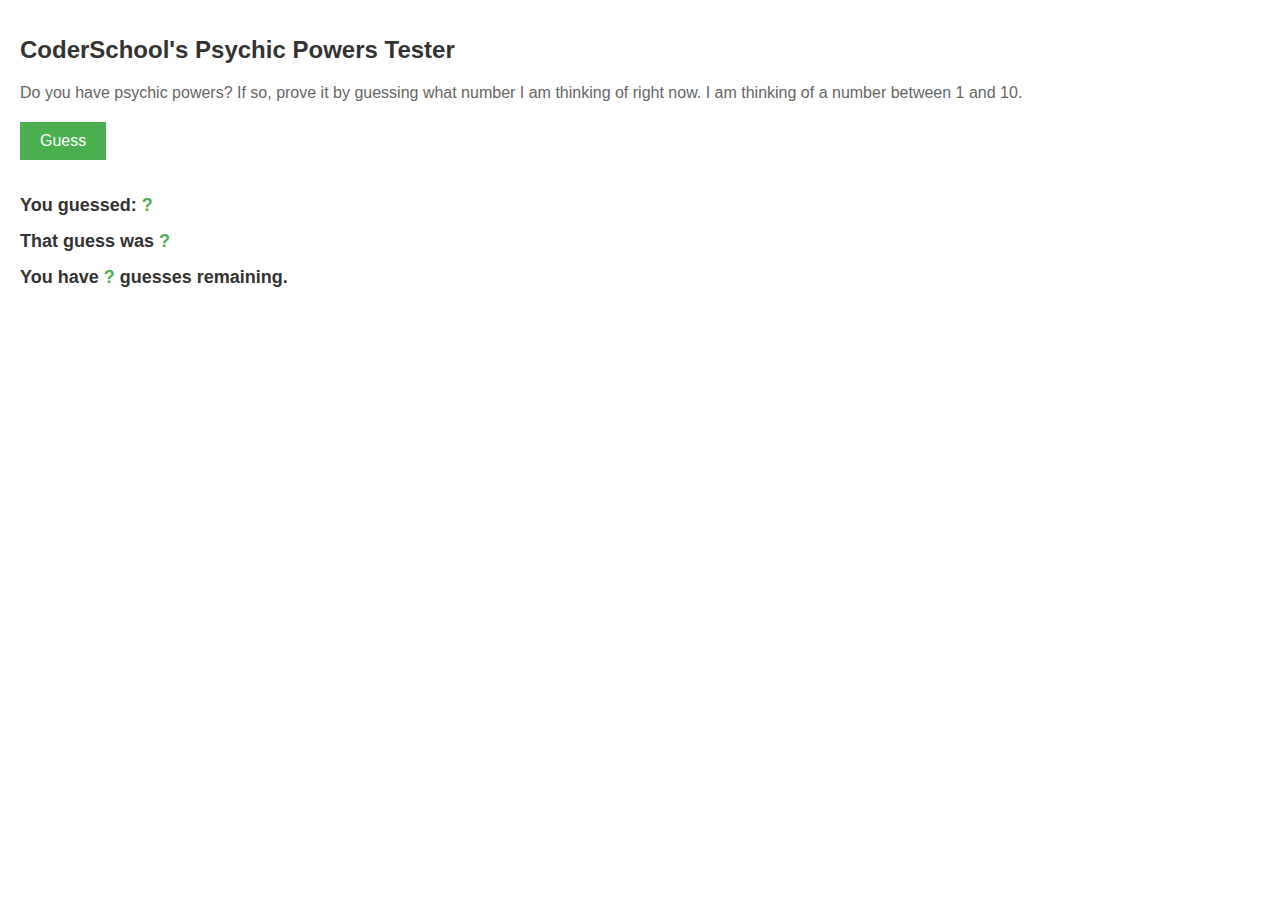
<file: M1.2/index.html>
<!DOCTYPE html>
<html lang="en">
  <head>
    <meta charset="UTF-8">
    <meta name="viewport" content="width=device-width, initial-scale=1.0">
    <meta http-equiv="X-UA-Compatible" content="ie=edge">
    <script src="index.js"></script>
    <link rel="stylesheet" href="./index.css" /> 
    <title>Guessing Number</title>
  </head>
  <body>
      <h1>CoderSchool's Psychic Powers Tester</h1>
      <p>
        Do you have psychic powers? If so, prove it by guessing what number I am
        thinking of right now. I am thinking of a number between 1 and 10.
      </p>

      <button onclick="makeGuess()">Guess</button>

      <h2>You guessed: <span id="last-guess">?</span></h2>

      <h2>That guess was <span id="correct">?</span></h2>

      <h2>You have <span id="guesses-remaining">?</span> guesses remaining.</h2>
  </body>
</html>
</file>
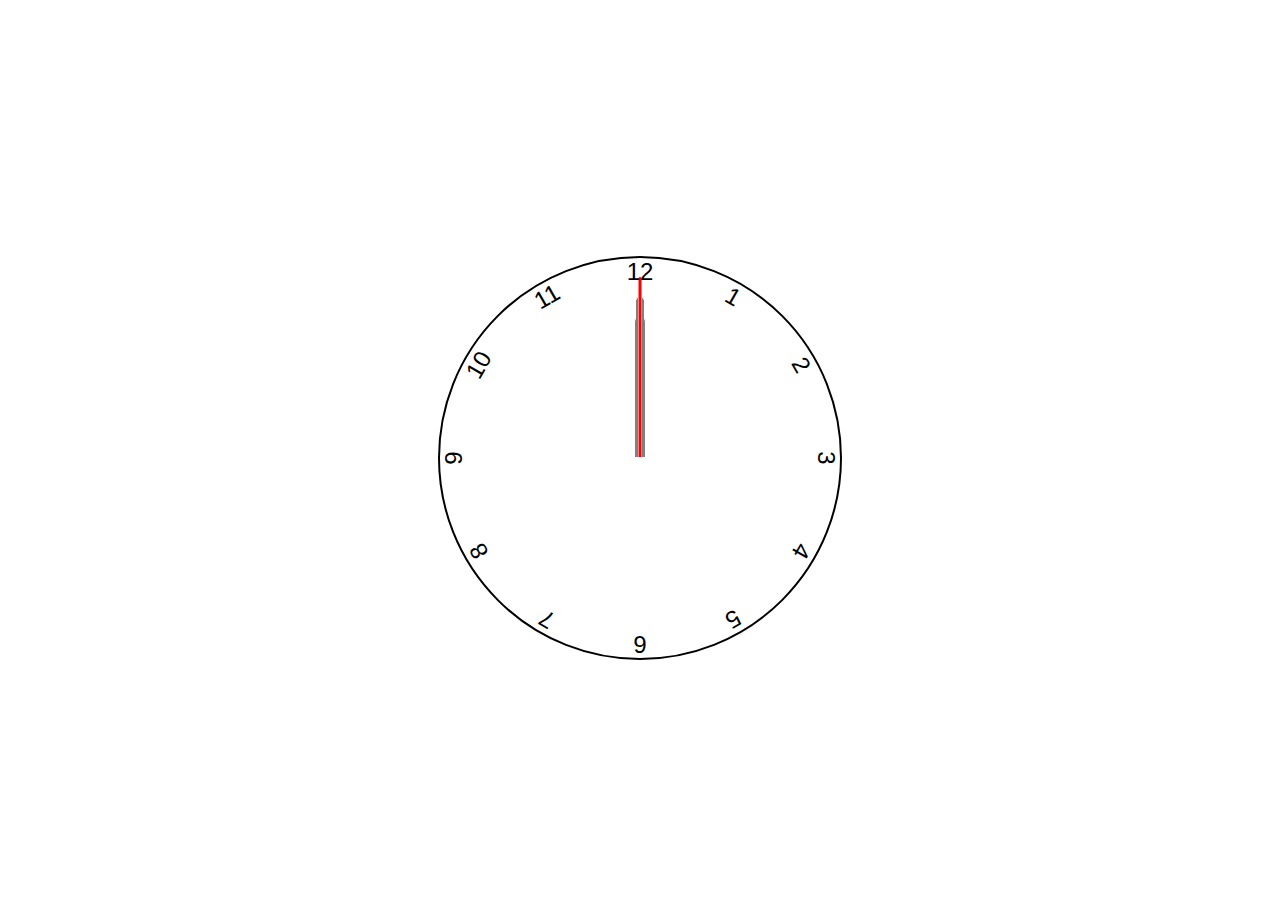
<file: M1.3/Code Along - Analog Clock/index.html>
<!DOCTYPE html>
<html lang="en">
  <head>
    <meta charset="UTF-8">
    <meta name="viewport" content="width=device-width, initial-scale=1.0">
    <meta http-equiv="X-UA-Compatible" content="ie=edge">
    <script src="./index.js"></script>
    <link rel="stylesheet" href="./index.css" /> 
    <title>Analog Clock</title>
  </head>
  <body>
    <div class="container">
        <div class="clock">
            <div id="hour-hand" class="hand hour"></div>
            <div id="minute-hand" class="hand minute"></div>
            <div id="second-hand" class="hand second"></div>
            <div class="number number1">1</div>
            <div class="number number2">2</div>
            <div class="number number3">3</div>
            <div class="number number4">4</div>
            <div class="number number5">5</div>
            <div class="number number6">6</div>
            <div class="number number7">7</div>
            <div class="number number8">8</div>
            <div class="number number9">9</div>
            <div class="number number10">10</div>
            <div class="number number11">11</div>
            <div class="number number12">12</div>
        </div>
    </div>
  </body>
</html>
</file>
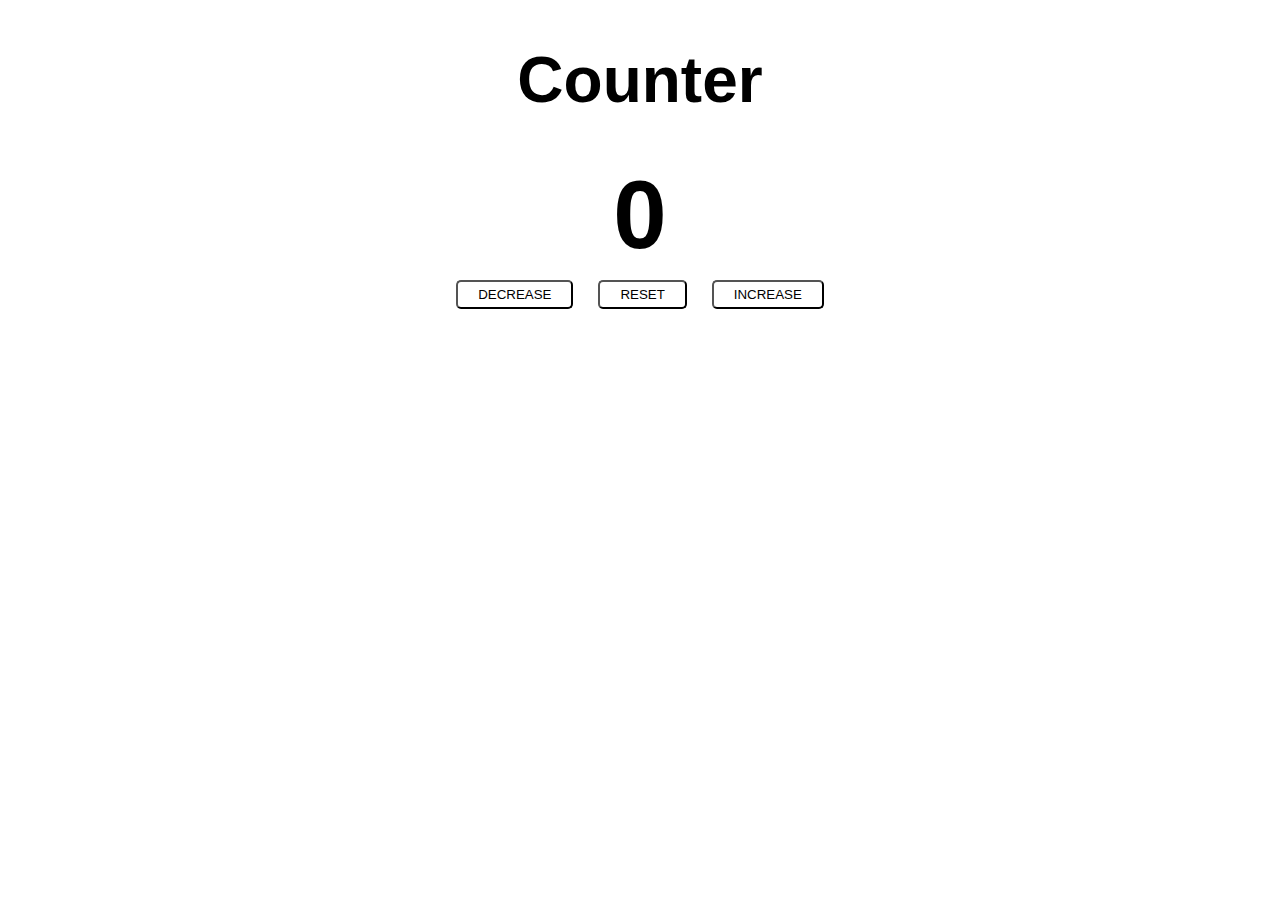
<file: M1.3/Code Along - Counter/index.html>
<!DOCTYPE html>
<html lang="en">
  <head>
    <meta charset="UTF-8">
    <meta name="viewport" content="width=device-width, initial-scale=1.0">
    <meta http-equiv="X-UA-Compatible" content="ie=edge">
    <script src="index.js"></script>
    <link rel="stylesheet" href="./index.css" /> 
    <title>Static Template</title>
  </head>
  <body>
    <div class="container">
        <h1>Counter</h1>
        <span id="value">0</span>
        <div class="btn-group">
            <button class="btn btn-decrease">DECREASE</button>
            <button class="btn btn-reset">RESET</button>
            <button class="btn btn-increase">INCREASE</button>
        </div>
    </div>
  </body>
</html>
</file>
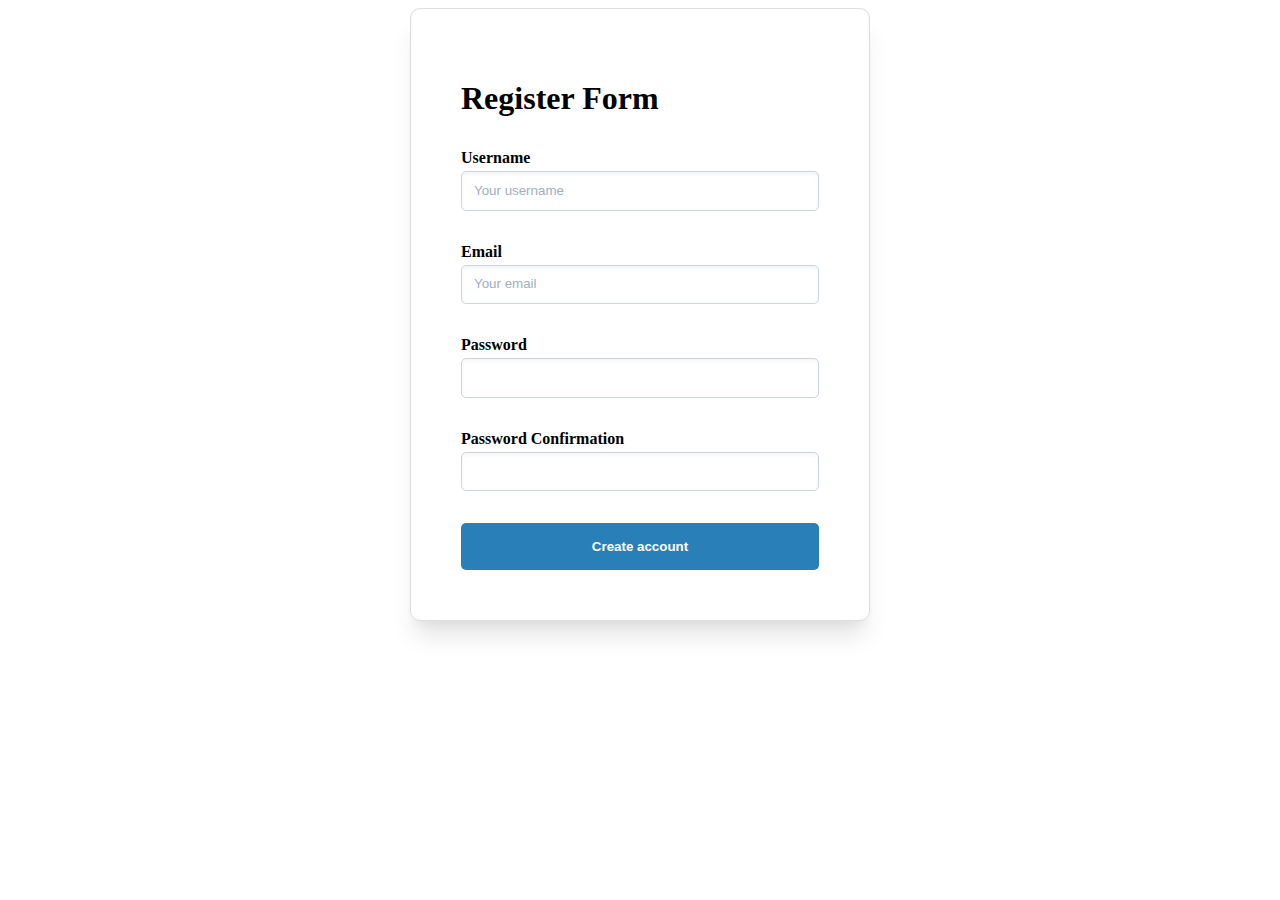
<file: M1.3/Code Along - Form Validation/index.html>
<!DOCTYPE html>
<html lang="en">
  <head>
    <meta charset="UTF-8">
    <meta name="viewport" content="width=device-width, initial-scale=1.0">
    <meta http-equiv="X-UA-Compatible" content="ie=edge">
    <script src="./index.js"></script>
    <link rel="stylesheet" href="./index.css" /> 
    <title>Form Validation</title>
  </head>
  <body>
    <div class="container">
        <h1 class="title">Register Form</h1>
        <form action="#" class="form"></form>
        <div class="input-group">
          <label for="username" class="label">Username</label>
          <input type="text" id="username" class="input" placeholder="Your username">
          <span class="error-message"></span>
          <span class="icon icon-success hidden">✅</span>
          <span class="icon icon-error hidden">❌</span>
        </div>
        <div class="input-group">
          <label for="email" class="label">Email</label>
          <input type="text" id="email" class="input" placeholder="Your email">
          <span class="error-message"></span>
          <span class="icon icon-success hidden">✅</span>
          <span class="icon icon-error hidden">❌</span>
        </div>
        <div class="input-group">
          <label for="password" class="label">Password</label>
          <input type="password" id="password" class="input">
          <span class="error-message"></span>
          <span class="icon icon-success hidden">✅</span>
          <span class="icon icon-error hidden">❌</span>
        </div>
        <div class="input-group">
          <label for="password-confirmation" class="label">Password Confirmation</label>
          <input type="password" id="password-confirmation" class="input">
          <span class="error-message"></span>
          <span class="icon icon-success hidden">✅</span>
          <span class="icon icon-error hidden">❌</span>
        </div>
        <button class="button">Create account</button>
    </div>
  </body>
</html>
</file>
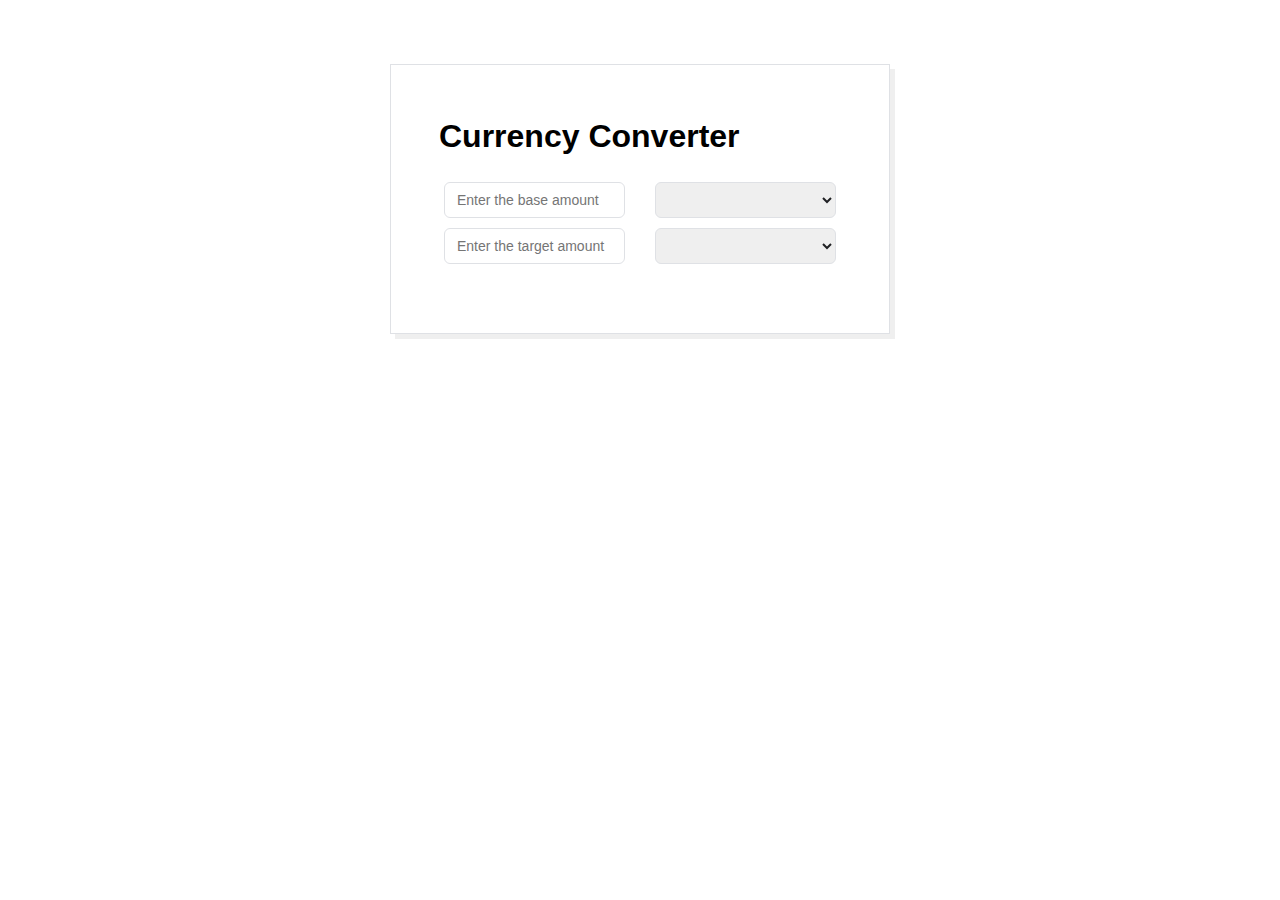
<file: M1.3/Currency Converter/index.html>
<!DOCTYPE html>
<html lang="en">
<head>
    <meta charset="UTF-8">
    <meta name="viewport" content="width=device-width, initial-scale=1.0">
    <link rel="stylesheet" href="./index.css">
    <script src="./index.js"></script>
    <title>Currency Converter</title>
</head>
<body>
    <div class="container">
        <h1>Currency Converter</h1>
        <div class="exchange-rate">
            <div id="base-unit"></div>
            <div id="target-rate"></div>
        </div>
        <div class="input-group">
            <input type="number" id="base-amount" class="input-box" placeholder="Enter the base amount">
            <select class="select-box" id="base-code" title="Select the base code"></select>
            <input type="number" id="target-amount" class="input-box" placeholder="Enter the target amount"/>
            <select class="select-box" id="target-code" title="Select the target code"></select>
        </div>
        <p class="error-message"></p>
    </div>
</body>
</html>
</file>
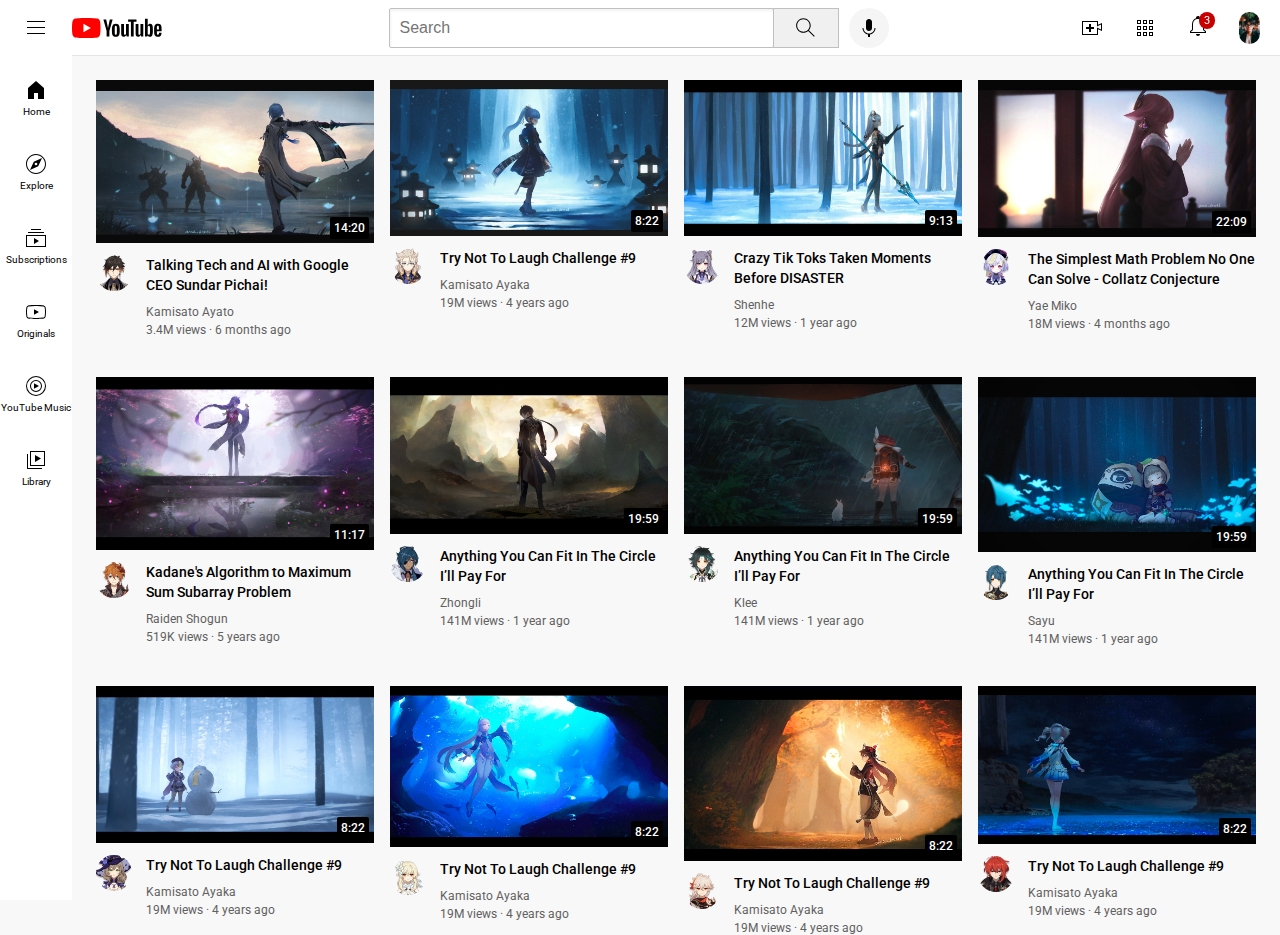
<file: M1.3/Youtube_Clone/youtube.html>
<!DOCTYPE html>
<html>
  <head>  
    <meta charset="UTF-8" />
    <meta http-equiv="X-UA-Compatible" content="IE=edge" />
    <meta name="viewport" content="width=device-width, initial-scale=1.0" />
    <title>YouTube.com</title>

    <link rel="preconnect" href="https://fonts.googleapis.com">
    <link rel="preconnect" href="https://fonts.gstatic.com" crossorigin>
    <link href="https://fonts.googleapis.com/css2?family=Roboto:wght@400;500;700&display=swap" rel="stylesheet">

    <link rel="stylesheet" href="styles/general.css">
    <link rel="stylesheet" href="styles/header.css">
    <link rel="stylesheet" href="styles/video.css">
    <link rel="stylesheet" href="styles/sidebar.css">
  </head>
  <body>
    <header class="header">
      <div class="left-section">
        <img class="hamburger-menu" src="icons/hamburger-menu.svg">
        <img class="youtube-logo" src="icons/youtube-logo.svg">
      </div>
      <div class="middle-section">
        <input class="search-bar" type="text" placeholder="Search">
        <button class="search-button">
          <img class="search-icon" src="icons/search.svg">
          <div class="tooltip">Search</div>
        </button>
        <button class="voice-search-button">
          <img class="voice-search-icon" src="icons/voice-search-icon.svg">
          <div class="tooltip">Search with your voice</div>
        </button>
      </div>
      <div class="right-section">
        <div class="upload-icon-container">
          <img class="upload-icon" src="icons/upload.svg">
          <div class="tooltip">Create</div>
        </div>
        <img class="youtube-apps-icon" src="icons/youtube-apps.svg">
        <div class="notifications-icon-container">
          <img class="notifications-icon" src="icons/notifications.svg">
          <div class="notifications-count">3</div>
        </div>
        <img class="current-user-picture" src="./channel-pictures/my-channel.jpg">
      </div>
    </header>

    <nav class="sidebar">
      <div class="sidebar-link">
        <img src="icons/home.svg">
        <div>Home</div>
      </div>
      <div class="sidebar-link">
        <img src="icons/explore.svg">
        <div>Explore</div>
      </div>
      <div class="sidebar-link">
        <img src="icons/subscriptions.svg">
        <div>Subscriptions</div>
      </div>
      <div class="sidebar-link">
        <img src="icons/originals.svg">
        <div>Originals</div>
      </div>
      <div class="sidebar-link">
        <img src="icons/youtube-music.svg">
        <div>YouTube Music</div>
      </div>
      <div class="sidebar-link">
        <img src="icons/library.svg">
        <div>Library</div>
      </div>
    </nav>

    <main>
      <section class="video-grid">
        <div class="video-preview">
          <div class="thumbnail-row">
            <img class="thumbnail" src="thumbnails/thumbnail-1.webp">
            <div class="video-time">14:20</div>
          </div>
          <div class="video-info-grid">
            <div class="channel-picture">
              <img class="profile-picture" src="channel-pictures/channel-1.jpeg">
            </div>
            <div class="video-info">
              <p class="video-title">
                Talking Tech and AI with Google CEO Sundar Pichai!
              </p>
              <p class="video-author">
                Kamisato Ayato
              </p>
              <p class="video-stats">
                3.4M views &#183; 6 months ago
              </p>
            </div>
          </div>
        </div>

        <div class="video-preview">
          <div class="thumbnail-row">
            <img class="thumbnail" src="thumbnails/thumbnail-2.webp">
            <div class="video-time">8:22</div>
          </div>
          <div class="video-info-grid">
            <div class="channel-picture">
              <img class="profile-picture" src="channel-pictures/channel-2.jpeg">
            </div>
            <div class="video-info">
              <p class="video-title">
                Try Not To Laugh Challenge #9
              </p>
              <p class="video-author">
                Kamisato Ayaka
              </p>
              <p class="video-stats">
                19M views &#183; 4 years ago
              </p>
            </div>
          </div>
        </div>

        <div class="video-preview">
          <div class="thumbnail-row">
            <img class="thumbnail" src="thumbnails/thumbnail-3.webp">
            <div class="video-time">9:13</div>
          </div>
          <div class="video-info-grid">
            <div class="channel-picture">
              <img class="profile-picture" src="channel-pictures/channel-3.jpeg">
            </div>
            <div class="video-info">
              <p class="video-title">
                Crazy Tik Toks Taken Moments Before DISASTER
              </p>
              <p class="video-author">
                Shenhe
              </p>
              <p class="video-stats">
                12M views &#183; 1 year ago
              </p>
            </div>
          </div>
        </div>

        <div class="video-preview">
          <div class="thumbnail-row">
            <img class="thumbnail" src="thumbnails/thumbnail-4.webp">
            <div class="video-time">22:09</div>
          </div>
          <div class="video-info-grid">
            <div class="channel-picture">
              <img class="profile-picture" src="channel-pictures/channel-4.jpeg">
            </div>
            <div class="video-info">
              <p class="video-title">
                The Simplest Math Problem No One Can Solve - Collatz Conjecture
              </p>
              <p class="video-author">
                Yae Miko
              </p>
              <p class="video-stats">
                18M views &#183; 4 months ago
              </p>
            </div>
          </div>
        </div>

        <div class="video-preview">
          <div class="thumbnail-row">
            <img class="thumbnail" src="thumbnails/thumbnail-5.webp">
            <div class="video-time">11:17</div>
          </div>
          <div class="video-info-grid">
            <div class="channel-picture">
              <img class="profile-picture" src="channel-pictures/channel-5.jpeg">
            </div>
            <div class="video-info">
              <p class="video-title">
                Kadane's Algorithm to Maximum Sum Subarray Problem
              </p>
              <p class="video-author">
                Raiden Shogun
              </p>
              <p class="video-stats">
                519K views &#183; 5 years ago
              </p>
            </div>
          </div>
        </div>

        <div class="video-preview">
          <div class="thumbnail-row">
            <img class="thumbnail" src="thumbnails/thumbnail-6.webp">
            <div class="video-time">19:59</div>
          </div>
          <div class="video-info-grid">
            <div class="channel-picture">
              <img class="profile-picture" src="channel-pictures/channel-6.jpeg">
            </div>
            <div class="video-info">
              <p class="video-title">
                Anything You Can Fit In The Circle I’ll Pay For
              </p>
              <p class="video-author">
                Zhongli
              </p>
              <p class="video-stats">
                141M views &#183; 1 year ago
              </p>
            </div>
          </div>
        </div>

        <div class="video-preview">
          <div class="thumbnail-row">
            <img class="thumbnail" src="thumbnails/thumbnail-7.webp">
            <div class="video-time">19:59</div>
          </div>
          <div class="video-info-grid">
            <div class="channel-picture">
              <img class="profile-picture" src="channel-pictures/channel-7.jpeg">
            </div>
            <div class="video-info">
              <p class="video-title">
                Anything You Can Fit In The Circle I’ll Pay For
              </p>
              <p class="video-author">
                Klee
              </p>
              <p class="video-stats">
                141M views &#183; 1 year ago
              </p>
            </div>
          </div>
        </div>

        <div class="video-preview">
          <div class="thumbnail-row">
            <img class="thumbnail" src="thumbnails/thumbnail-8.webp">
            <div class="video-time">19:59</div>
          </div>
          <div class="video-info-grid">
            <div class="channel-picture">
              <img class="profile-picture" src="channel-pictures/channel-8.jpeg">
            </div>
            <div class="video-info">
              <p class="video-title">
                Anything You Can Fit In The Circle I’ll Pay For
              </p>
              <p class="video-author">
                Sayu
              </p>
              <p class="video-stats">
                141M views &#183; 1 year ago
              </p>
            </div>
          </div>
        </div>

        <div class="video-preview">
          <div class="thumbnail-row">
            <img class="thumbnail" src="thumbnails/thumbnail-9.webp">
            <div class="video-time">8:22</div>
          </div>
          <div class="video-info-grid">
            <div class="channel-picture">
              <img class="profile-picture" src="channel-pictures/channel-9.jpeg">
            </div>
            <div class="video-info">
              <p class="video-title">
                Try Not To Laugh Challenge #9
              </p>
              <p class="video-author">
                Kamisato Ayaka
              </p>
              <p class="video-stats">
                19M views &#183; 4 years ago
              </p>
            </div>
          </div>
        </div>

        <div class="video-preview">
          <div class="thumbnail-row">
            <img class="thumbnail" src="thumbnails/thumbnail-10.webp">
            <div class="video-time">8:22</div>
          </div>
          <div class="video-info-grid">
            <div class="channel-picture">
              <img class="profile-picture" src="channel-pictures/channel-10.jpeg">
            </div>
            <div class="video-info">
              <p class="video-title">
                Try Not To Laugh Challenge #9
              </p>
              <p class="video-author">
                Kamisato Ayaka
              </p>
              <p class="video-stats">
                19M views &#183; 4 years ago
              </p>
            </div>
          </div>
        </div>

        <div class="video-preview">
          <div class="thumbnail-row">
            <img class="thumbnail" src="thumbnails/thumbnail-11.webp">
            <div class="video-time">8:22</div>
          </div>
          <div class="video-info-grid">
            <div class="channel-picture">
              <img class="profile-picture" src="channel-pictures/channel-11.jpeg">
            </div>
            <div class="video-info">
              <p class="video-title">
                Try Not To Laugh Challenge #9
              </p>
              <p class="video-author">
                Kamisato Ayaka
              </p>
              <p class="video-stats">
                19M views &#183; 4 years ago
              </p>
            </div>
          </div>
        </div>

        <div class="video-preview">
          <div class="thumbnail-row">
            <img class="thumbnail" src="thumbnails/thumbnail-12.webp">
            <div class="video-time">8:22</div>
          </div>
          <div class="video-info-grid">
            <div class="channel-picture">
              <img class="profile-picture" src="channel-pictures/channel-12.jpeg">
            </div>
            <div class="video-info">
              <p class="video-title">
                Try Not To Laugh Challenge #9
              </p>
              <p class="video-author">
                Kamisato Ayaka
              </p>
              <p class="video-stats">
                19M views &#183; 4 years ago
              </p>
            </div>
          </div>
        </div>
      </section>
    </main>
    <script src="script.js"></script>
  </body>
</html>
</file>
<file: M1.2/index.css>
body {
    font-family: Arial, sans-serif;
    margin: 0;
    padding: 20px;
  }
  
  h1 {
    color: #333;
    font-size: 24px;
    margin-bottom: 20px;
  }
  
  p {
    color: #666;
    font-size: 16px;
    margin-bottom: 20px;
  }
  
  button {
    background-color: #4CAF50;
    border: none;
    color: white;
    padding: 10px 20px;
    text-align: center;
    text-decoration: none;
    display: inline-block;
    font-size: 16px;
    cursor: pointer;
    margin-bottom: 20px;
  }
  
  h2 {
    color: #333;
    font-size: 18px;
    margin-bottom: 10px;
  }
  
  span {
    font-weight: bold;
  }
  
  #last-guess, #correct, #guesses-remaining {
    color: #4CAF50;
  }
</file>
<file: M1.3/Code Along - Analog Clock/index.css>
.container {
    display: flex;
    justify-content: center;
    align-items: center;
    height: 100vh;
}

.clock {
    width: 400px;
    height: 400px;
    border: 2px solid black;
    border-radius: 50%;
    font-family: Gotham Rounded, sans-serif;
    position: relative;
}

.clock .number {
    position: absolute;
    width: 100%;
    height: 100%;
    text-align: center;
    font-size: 1.5rem;
    
}

.clock .number1 {
    transform: rotate(30deg);
}

.clock .number2 {
    transform: rotate(60deg);
}

.clock .number3 {
    transform: rotate(90deg);
}

.clock .number4 {
    transform: rotate(120deg);
}

.clock .number5 {
    transform: rotate(150deg);
}

.clock .number6 {
    transform: rotate(180deg);
}

.clock .number7 {
    transform: rotate(210deg);
}

.clock .number8 {
    transform: rotate(240deg);
}

.clock .number9 {
    transform: rotate(270deg);
}

.clock .number10 {
    transform: rotate(300deg);
}

.clock .number11 {
    transform: rotate(330deg);
}

.clock .hand {
    --rotation: 0;
    position: absolute;
    left: 50%;
    bottom: 50%;
    background-color: black;
    border: 1px solid white;
    border-top-left-radius: 10px;
    border-top-right-radius: 10px;
    transform: translateX(-50%) rotate(calc(var(--rotation)*1deg));
    transform-origin: bottom;
}

.clock .hand.hour {
    width: 10px;
    height: 35%;
}

.clock .hand.minute {
    width: 7px;
    height: 40%;
}

.clock .hand.second {
    width: 3px;
    height: 45%;
    background-color: red;
}
</file>
<file: M1.3/Code Along - Counter/index.css>
.container {
    text-align: center;
    font-size: 2rem;
    font-family: Roboto, sans-serif;
}

#value {
    font-size: 6rem;
    font-weight: bold;
}

.btn {
    background: transparent;
    padding: 5px 20px;
    border-radius: 5px;
    margin: 0.5rem;
    cursor: pointer;
}

.btn:hover {
    color: aliceblue;
    background: rgba(0, 0, 0, 0.3);
}
</file>
<file: M1.3/Code Along - Form Validation/index.css>
*,
*::after,
*::before {
    box-sizing: border-box;
}

.hidden {
    display: none;
}

.container {
    width: 460px;
    margin: auto;
    padding: 50px;
    border: 1px solid #ddd;
    border-radius: 10px;
    box-shadow: 0 20px 25px -5px rgba(0, 0, 0, 0.1),
        0 10px 10px -5px rgba(0, 0, 0, 0.04);
}

.title {
    margin-bottom: 2rem;
}

.input-group {
    margin-bottom: 2rem;
    position: relative;
}

.icon {
    position: absolute;
    top: 32px;
    right: 5px;
    pointer-events: none;
    z-index: 2;
}

.label {
    font-weight: bold;
    display: block;
    margin-bottom: 0.25rem;
}

.input {
    display: block;
    width: 100%;
    color: #2d3748;
    border: 1px solid #cbd5e0;
    line-height: 1.25;
    padding: 0.65rem 0.75rem;
    border-radius: 5px;
    box-shadow: inset 0 2px 4px 0 rgba(0, 0, 0, 0.046);
}

.input::placeholder {
    color: #a0aec0;
}

.input:focus {
    outline: none;
    border: 1px solid #a0aec0;
    box-shadow: 0 1px 3px 0 rgba(0, 0, 0, 0.1), 0 1px 2px 0 rgba(0, 0, 0, 0.06);
}

.error-message {
    font-size: 0.85rem;
    color: red;
}

.button {
    background-color: #2980b9;
    color: white;
    padding: 1rem 2rem;
    border: none;
    border-radius: 5px;
    font-weight: bold;
    display: block;
    width: 100%;
    text-align: center;
    cursor: pointer;
}

.button:hover {
    filter: brightness(110%);
}
</file>
<file: M1.3/Currency Converter/index.css>
*,
*::after,
*::before {
    box-sizing: border-box;
}

.container {
    font-family: "Roboto", sans-serif;
    margin: 4rem auto;
    padding: 2rem 3rem 3rem;
    max-width: 500px;
    border: 1px solid #dfe1e5;
    box-shadow: 5px 5px 0px 0px rgba(100, 100, 100, 0.1);
}

#base-unit {
    color: #70757a;
}
#targer-rate {
    color: #202124;
    margin-top: 4px;
    margin-bottom: 0;
    font-size: 1.5rem;
}

.input-group {
    display: flex;
    flex-wrap: wrap;
    justify-content: space-between;
    margin-top: 1rem;
}

.input-box {
    display: inline-block;
    width: 45%;
    height: 36px;
    margin: 5px;
    padding: 0 0 0 12px;
    border-radius: 6px;
    border: 1px solid #dfe1e5;

    font-size: 14px;
    color: #70757a;
    line-height: 28px;
    text-align: left;
    overflow: hidden;
}

.select-box {
    display: inline-block;
    width: 45%;
    height: 36px;
    margin: 5px;
    padding: 0 0 0 12px;
    border-radius: 6px;
    border: 1px solid #dfe1e5;

    font-size: 13px;
    color: #202124;
    text-align: left;
    overflow: hidden;
}

.error-message {
    color: red;
    margin-top: 1rem;
}
</file>
<file: M1.3/Youtube_Clone/styles/general.css>
p {
  margin-top: 0;
  margin-bottom: 0;
}

body {
  /* This style below will be inherited */
  font-family: Roboto, Arial;
  margin: 0;
  padding-top: 80px;
  padding-left: 96px;
  padding-right: 24px;
  background-color: rgb(248, 248, 248);
}
</file>
<file: M1.3/Youtube_Clone/styles/header.css>
.header {
  height: 55px;

  display: flex;
  flex-direction: row;
  justify-content: space-between;

  position: fixed;
  top: 0;
  left: 0;
  right: 0;
  z-index: 100;

  background-color: white;
  border-bottom-width: 1px;
  border-bottom-style: solid;
  border-bottom-color: rgb(228, 228, 228);
}

.left-section {
  display: flex;
  align-items: center;
}

.hamburger-menu {
  height: 24px;
  margin-left: 24px;
  margin-right: 24px;
}

.youtube-logo {
  height: 20px;
}

.middle-section {
  flex: 1;
  margin-left: 70px;
  margin-right: 35px;
  max-width: 500px;
  display: flex;
  align-items: center;
}

.search-bar {
  flex: 1;
  height: 36px;
  padding-left: 10px;
  font-size: 16px;
  border: 1px solid rgb(192, 192, 192);
  border-radius: 2px;
  box-shadow: inset 1px 2px 3px rgba(0, 0, 0, 0.05);
  width: 0;
}

.search-bar::placeholder {
  font-size: 16px;
}

.search-button {
  height: 40px;
  width: 66px;
  background-color: rgb(240, 240, 240);
  border-width: 1px;
  border-style: solid;
  border-color: rgb(192, 192, 192);
  margin-left: -1px;
  margin-right: 10px;
}

.search-button,
.voice-search-button,
.upload-icon-container {
  display: flex;
  justify-content: center;
  align-items: center;
  position: relative;
}

.search-button .tooltip,
.voice-search-button .tooltip,
.upload-icon-container .tooltip {
  position: absolute;
  background-color: gray;
  color: white;
  padding-top: 4px;
  padding-bottom: 4px;
  padding-left: 8px;
  padding-right: 8px;
  border-radius: 2px;
  font-size: 12px;
  bottom: -30px;
  opacity: 0;
  transition: opacity 0.15s;
  pointer-events: none;
  white-space: nowrap;
}

.search-button:hover .tooltip,
.voice-search-button:hover .tooltip,
.upload-icon-container:hover .tooltip {
  opacity: 1;
}

.search-icon {
  height: 25px;
  cursor: pointer;
}

.voice-search-button {
  height: 40px;
  width: 40px;
  border-radius: 20px;
  border: none;
  background-color: rgb(245, 245, 245);
  cursor: pointer;
}

.voice-search-icon {
  height: 24px;
  cursor: pointer;
}

.right-section {
  width: 180px;
  margin-right: 20px;
  display: flex;
  align-items: center;
  justify-content: space-between;
  flex-shrink: 0;
}

.upload-icon {
  height: 24px;
  cursor: pointer;
}

.youtube-apps-icon {
  height: 24px;
  cursor: pointer;
}

.notifications-icon {
  height: 24px;
  cursor: pointer;
}

.notifications-icon-container {
  position: relative;
}

.notifications-count {
  position: absolute;
  top: -2px;
  right: -5px;
  background-color: rgb(200, 0, 0);
  color: white;
  font-size: 11px;
  padding-left: 5px;
  padding-right: 5px;
  padding-top: 2px;
  padding-bottom: 2px;
  border-radius: 10px;
}

.current-user-picture {
  height: 32px;
  border-radius: 16px;
  cursor: pointer;
}
</file>
<file: M1.3/Youtube_Clone/styles/video.css>
.thumbnail {
  width: 100%;
}

.video-title {
  margin-top: 0;
  font-size: 14px;
  font-weight: 500;
  line-height: 20px;
  margin-bottom: 10px;
}

.video-info-grid {
  display: grid;
  grid-template-columns: 50px 1fr;
}

.profile-picture {
  width: 36px;
  border-radius: 50px;
}

.thumbnail-row {
  margin-bottom: 8px;
  position: relative;
}

.video-author,
.video-stats {
  font-size: 12px;
  color: rgb(96, 96, 96);
}

.video-author {
  margin-bottom: 4px;
}

.video-grid {
  display: grid;
  grid-template-columns: 1fr 1fr 1fr;
  column-gap: 16px;
  row-gap: 40px;
}

@media (max-width: 750px) {
  .video-grid {
    grid-template-columns: 1fr 1fr;
  }
}

@media (min-width: 751px) and (max-width: 999px) {
  .video-grid {
    grid-template-columns: 1fr 1fr 1fr;
  }
}

@media (min-width: 1000px) {
  .video-grid {
    grid-template-columns: 1fr 1fr 1fr 1fr;
  }
}

.video-time {
  font-size: 12px;
  font-weight: 500;
  padding: 4px;
  border-radius: 2px;
  background-color: black;
  color: white;
  position: absolute;
  bottom: 8px;
  right: 5px;
}

.video-preview {
  border: rgb(248, 248, 248);
  border-radius: 8px;
  &:hover {
    border: 1px solid #ff9999;
  }
}
</file>
<file: M1.3/Youtube_Clone/styles/sidebar.css>
.sidebar {
    position: fixed;
    left: 0;
    bottom: 0;
    top: 55px;
    background-color: white;
    width: 72px;
    z-index: 200;
    padding-top: 5px;
  }
  
  .sidebar-link {
    height: 74px;
    display: flex;
    justify-content: center;
    align-items: center;
    flex-direction: column;
    cursor: pointer;
  }
  
  .sidebar-link:hover {
    background-color: rgb(235, 235, 235);
  }
  
  .sidebar-link img {
    height: 24px;
    margin-bottom: 4px;
  }
  
  .sidebar-link div {
    font-size: 10px;
  }
</file>
